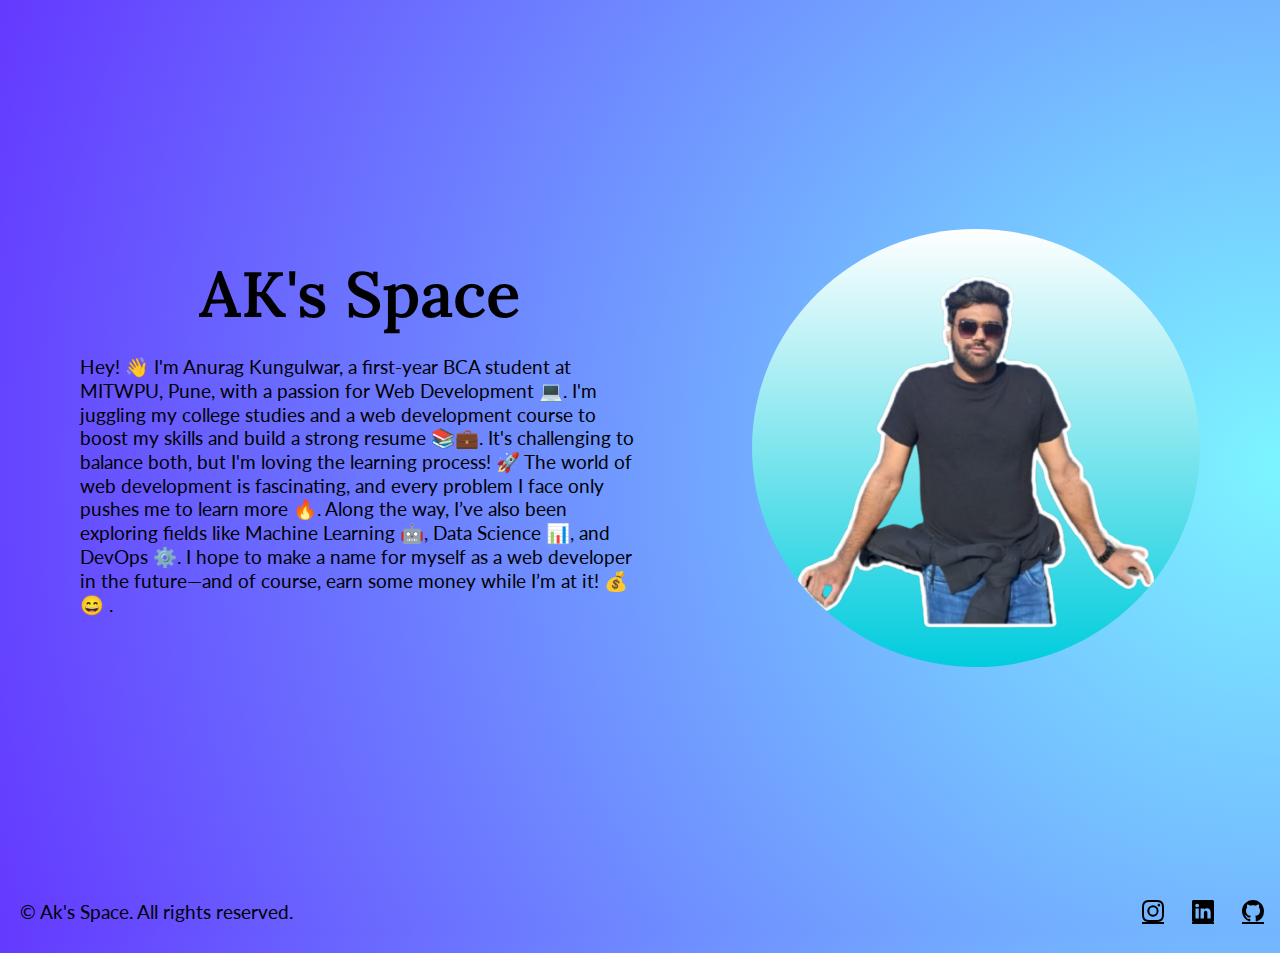
<file: index.html>
<!DOCTYPE html>
<html lang="en">
<head>
    <meta charset="UTF-8">
    <meta name="viewport" content="width=device-width, initial-scale=1.0">
    <title>AK's Space</title>
    <link rel="preconnect" href="https://fonts.googleapis.com">
    <link rel="preconnect" href="https://fonts.gstatic.com" crossorigin>
    <link href="https://fonts.googleapis.com/css2?family=Lato:ital,wght@0,100;0,300;0,400;0,700;0,900;1,100;1,300;1,400;1,700;1,900&family=Lora:ital,wght@0,400..700;1,400..700&display=swap" rel="stylesheet">
    <link rel="stylesheet" href="./style.css">
</head>
<body>
    <div class="container">
        <div class="image-content">
            <a href="./Profile/main.html"><img id="profile" src="./photos/Anurag-removebg-preview.png" alt="Anurag's  Photo"></a>
        </div>
        <div class="text-content">
            <h1><span>AK's</span> Space</h1>
            <p> Hey! 👋 I'm Anurag Kungulwar, a first-year BCA student at MITWPU, Pune, with a passion for Web Development 💻. I'm juggling my college studies and a web development course to boost my skills and build a strong resume 📚💼. It's challenging to balance both, but I'm loving the learning process! 🚀 The world of web development is fascinating, and every problem I face only pushes me to learn more 🔥. Along the way, I’ve also been exploring fields like Machine Learning 🤖, Data Science 📊, and DevOps ⚙️.
            I hope to make a name for myself as a web developer in the future—and of course, earn some money while I’m at it! 💰😄 .</p>
        </div>       
    </div>
    <footer>
        <div class="foot-items">
            <p>© Ak's Space. All rights reserved.</p>
            <div class="icons">
                <ul>
                    <a href=""><img class="img-icons" src="./icons/instagram.svg" alt="Instagram"></a>
                    <a href=""><img class="img-icons" src="./icons/linkedin.svg" alt="LinkedIn"></a>
                    <a href=""><img class="img-icons" src="./icons/github.svg" alt="Github"></a>
                </ul>
            </div>
        </div>
    </footer>
</body>
</html>
</file>
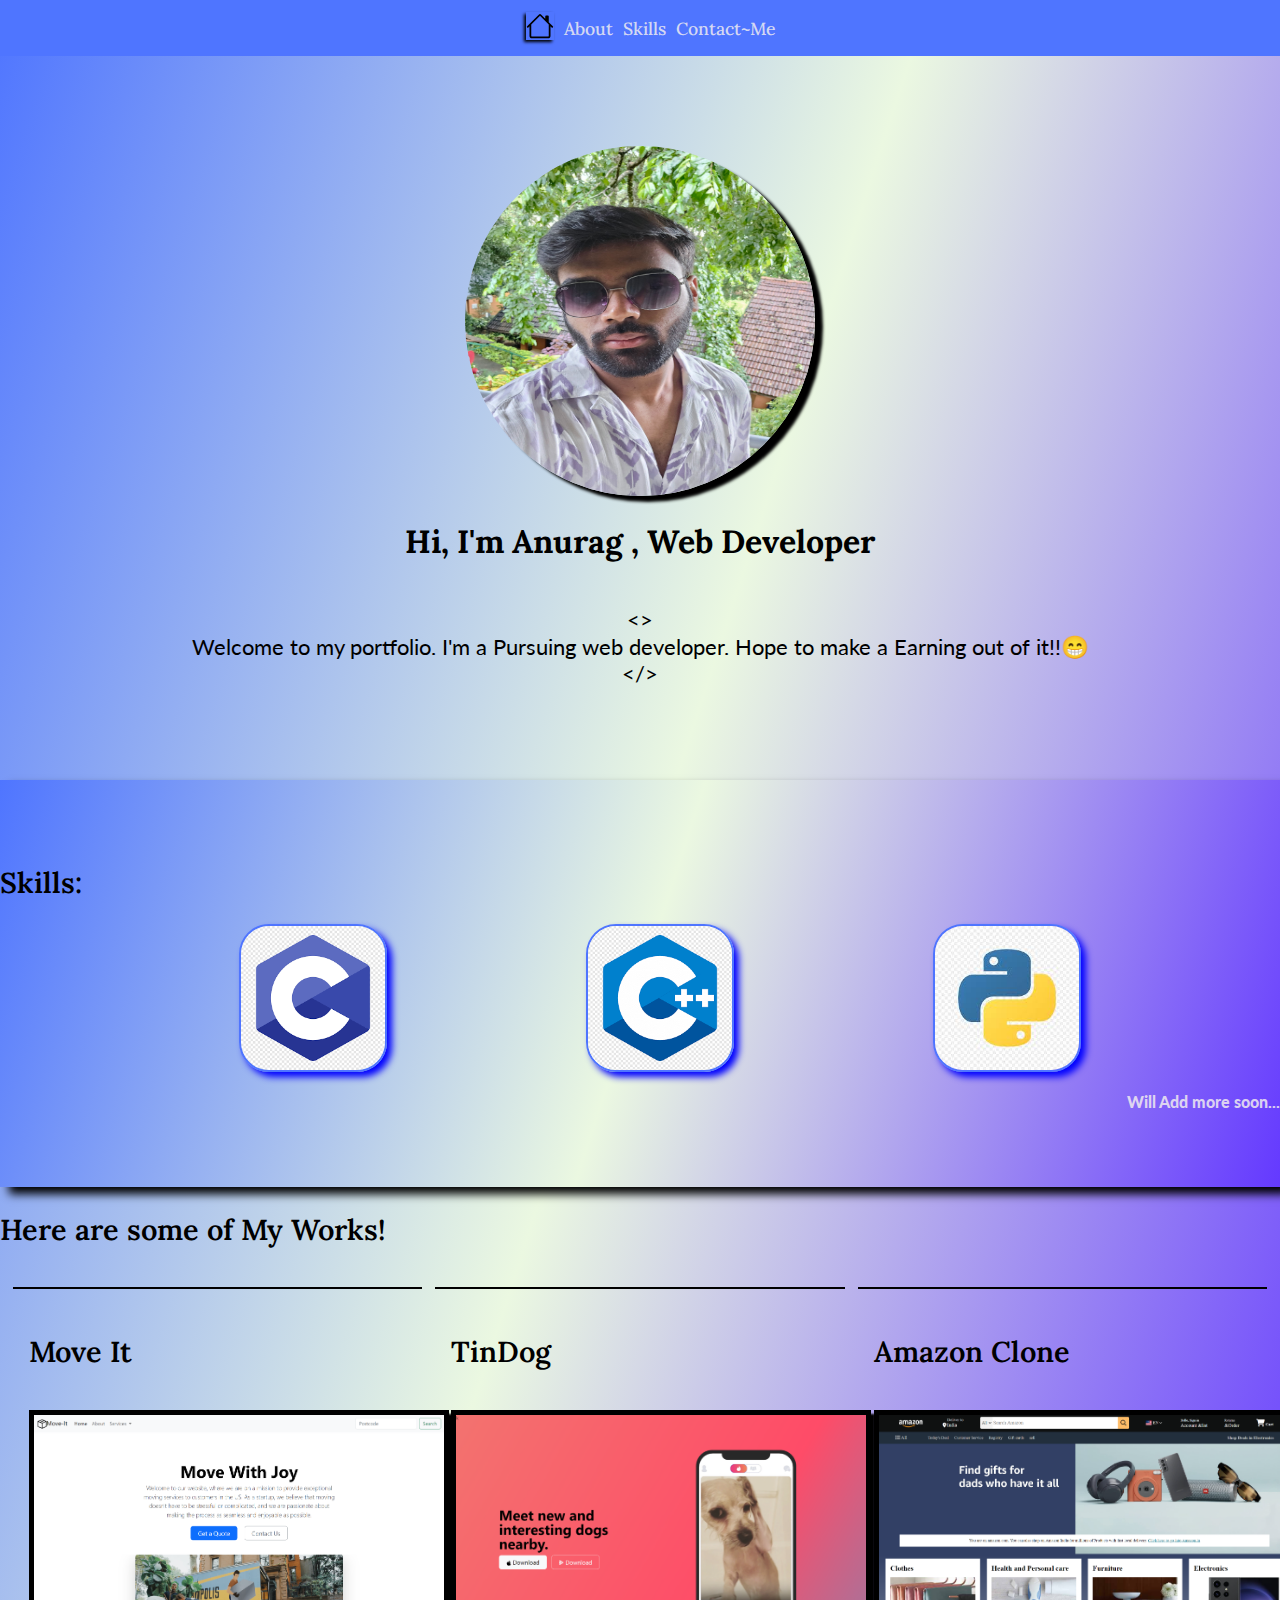
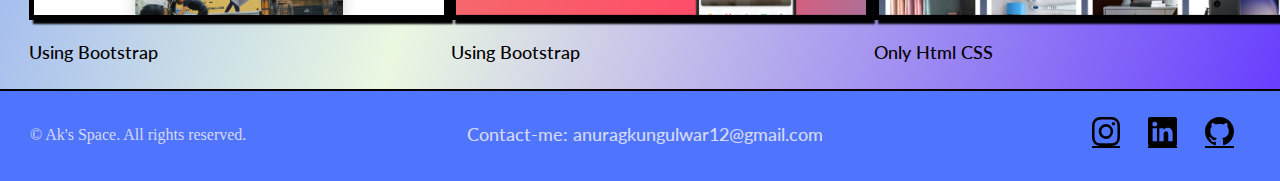
<file: Profile/main.html>
<!DOCTYPE html>
<html lang="en">
<head>
    <meta charset="UTF-8">
    <meta name="viewport" content="width=device-width, initial-scale=1.0">
    <title>Profile</title>
    <link rel="preconnect" href="https://fonts.googleapis.com">
    <link rel="preconnect" href="https://fonts.gstatic.com" crossorigin>
    <link href="https://fonts.googleapis.com/css2?family=Lato:ital,wght@0,100;0,300;0,400;0,700;0,900;1,100;1,300;1,400;1,700;1,900&family=Lora:ital,wght@0,400..700;1,400..700&display=swap" rel="stylesheet">
    <link rel="stylesheet" href="./main-style.css">
</head>
<body>
    <header><!-- Navigation bar -->
    <div class="navbar">
        <div class="nav-icon">
            <a id="home"href="./main.html"><img src="./icons/house.svg"></a>
        </div>
        <div class="nav-info">
            <a href="#About">About</a>
            <a href="#Skill">Skills</a>
            <a href="#foot">Contact~Me</a>
        </div>
    </div>
    </header>    
    <!-- Main Body  -->
    <div class="hero" id="About\">
        <div class="hero-img ">
            <img src="./photos/Profile.jpg" alt="Profile img">
        </div>
        <div class="hero-content">
            <h1 class="fw-bold text-sm-wrap">Hi, I'm Anurag , Web Developer</h1>
            <p class="paragraph">&lt;&gt;<br>Welcome to my portfolio. I'm a Pursuing web developer. Hope to make a Earning out of it!!😁<br>&lt;/&gt;</p>
        </div>
        </div>
    </div>
    <!-- Skills -->
    <div class="skills" id="Skill">
        <h2>Skills:</h2>
        <div class="skill-lang">
            <ul>
                <li  id="c"><img src="./photos/c logo.png" alt=""></li>
                <li id="C"><img src="./photos/C++ logo.png" alt=""></li>
                <li id="python"><img src="./photos/Python.jpeg" alt=""></li>                
            </ul>
        </div>
        <p>Will Add more soon...</p>
    </div>
    <!-- projects -->
    <h2>Here are some of My Works!</h2>
    <div class="project-section">
        <div class="box1 box">
            <div class="box-content ">
                <h2>Move It</h2>
                <a  href="./projects/11.2 Bootstrap Components/moveit.html" ><img class="box-img" src="./photos/move-it.png" alt="Amazon clone"></a> 
                <p>Using Bootstrap</p>
            </div>    
       </div>

       <div class="box2 box">
            <div class="box-content">
                <h2>TinDog</h2>
                <a  href="./projects/11.3 TinDog Project/tindog.html" ><img class="box-img" src="./photos/tin-dog.png" alt="Amazon clone"></a> 
                <p>Using Bootstrap</p>
            </div>
        </div>    

        <div class="box3 box">
            <div class="box-content">
                <h2>Amazon Clone</h2>
                <a  href="./projects/Amazone clone/clone of Amazon Homepage/Amazon.html" ><img class="box-img" src="./photos/Amazon.png" alt="Amazon clone"></a> 
                <p>Only Html CSS</p>
            </div>    
       </div>
   </div>
   
   <footer>
    <div class="foot-items" id="foot">
        <p>© Ak's Space. All rights reserved.</p>
        <div class="email">
            <a href="anuragkungulwar12@gmail.com">Contact-me: anuragkungulwar12@gmail.com</a>
        </div>
        <div class="icons">
            <ul>
                <a href=""><img class="img-icons" src="./icons/instagram.svg" alt="Instagram"></a>
                <a href=""><img class="img-icons" src="./icons/linkedin.svg" alt="LinkedIn"></a>
                <a href=""><img class="img-icons" src="./icons/github.svg" alt="Github"></a>
            </ul>
        </div>
    </div>
</footer>
</body>
</html>
</file>
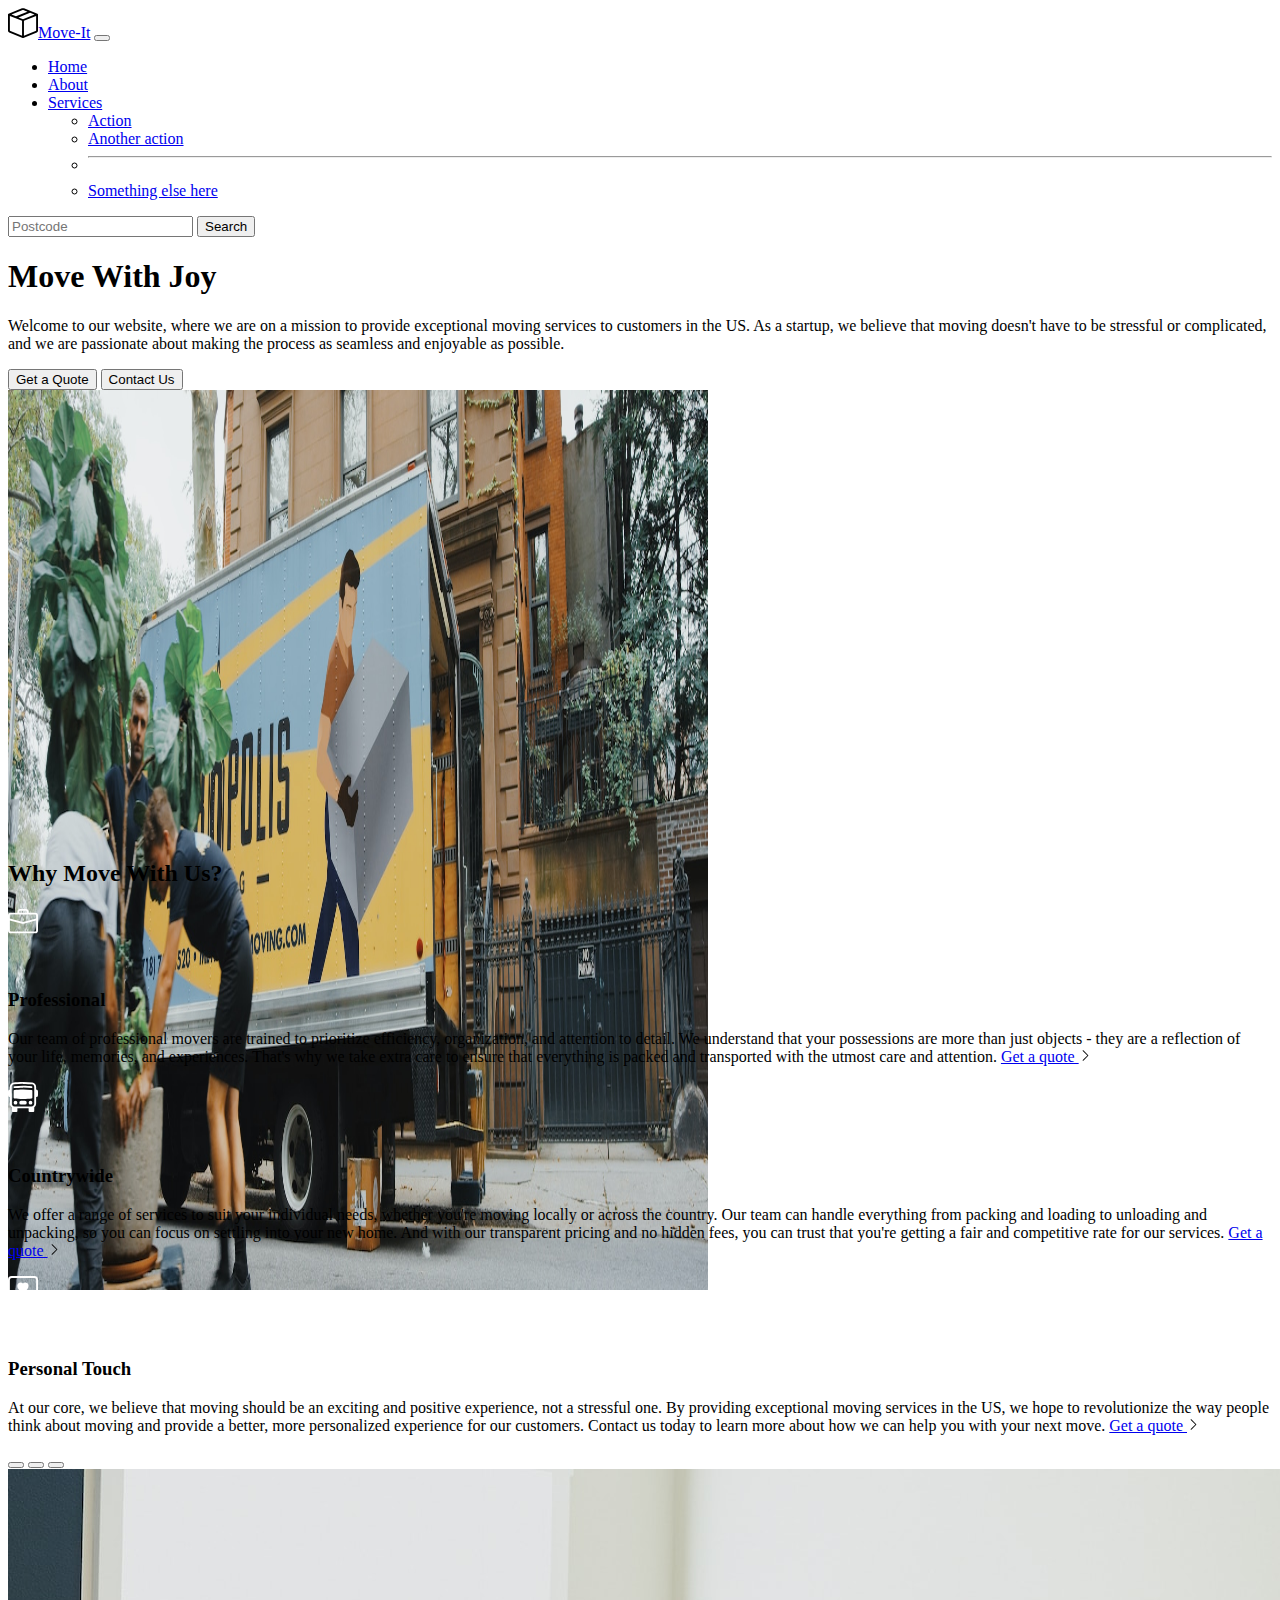
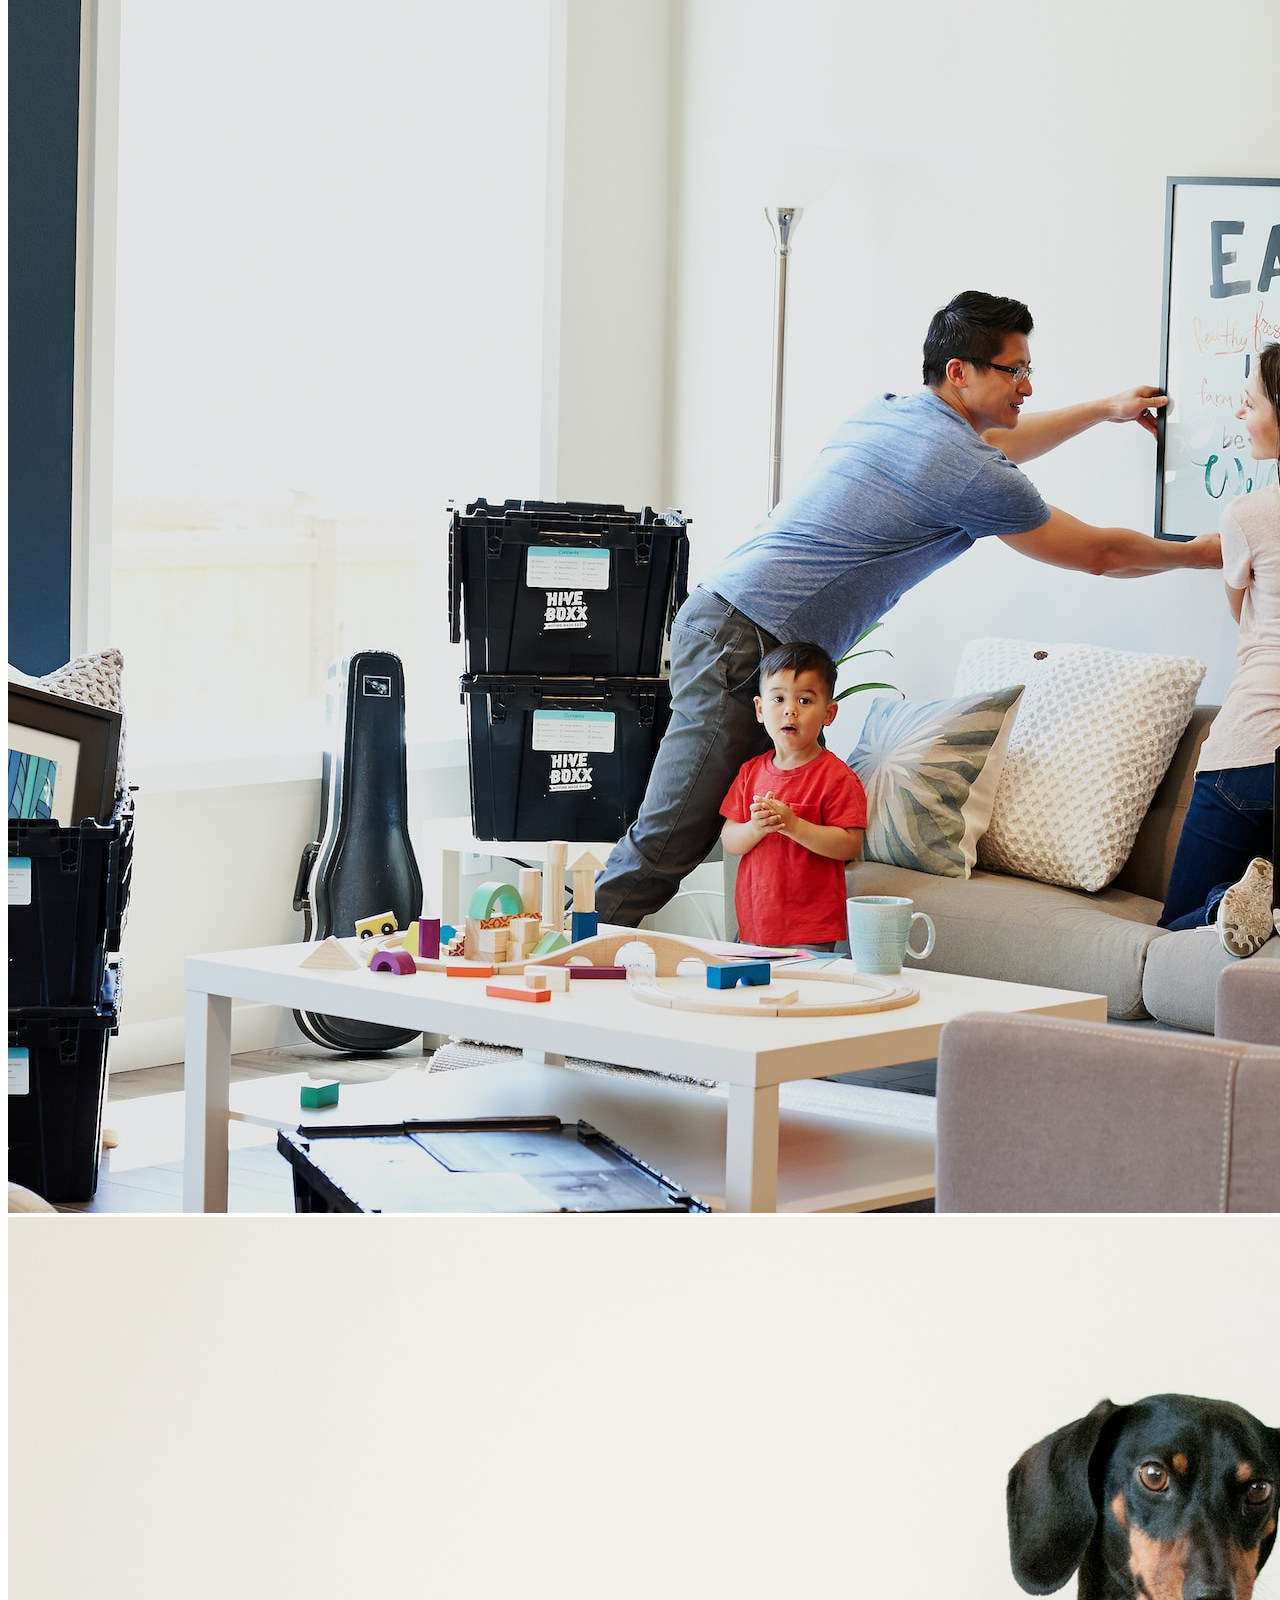
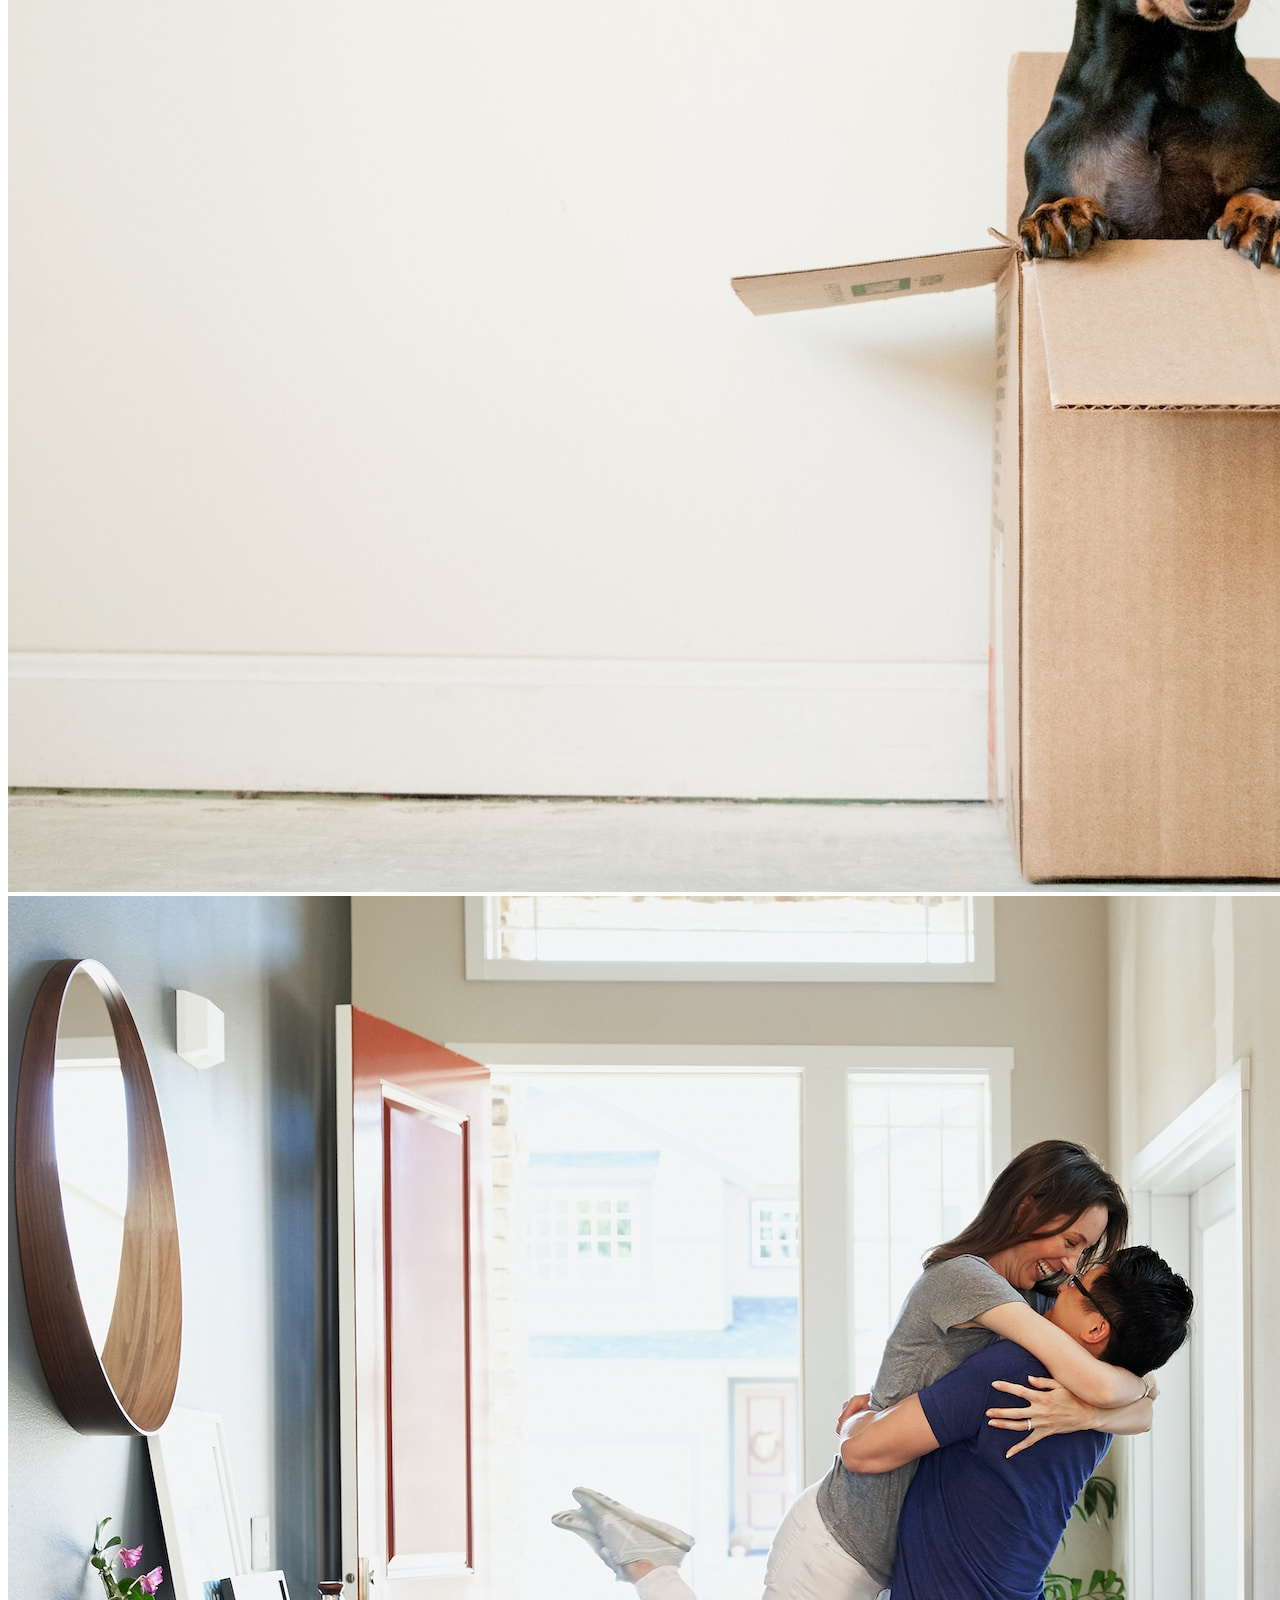
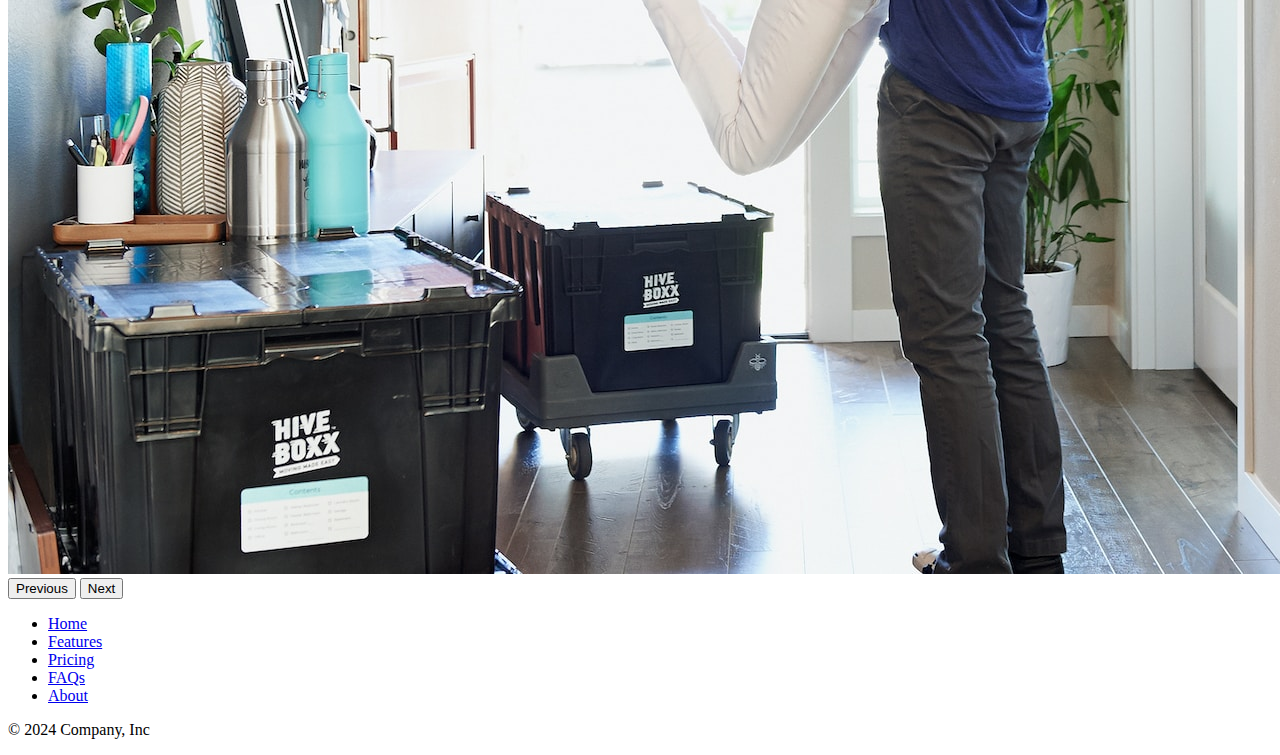
<file: Profile/projects/11.2 Bootstrap Components/moveit.html>
<!DOCTYPE html>
<html lang="en" data-bs-theme="dark ">

<head>
  <meta charset="UTF-8">
  <meta name="viewport" content="width=device-width, initial-scale=1.0">
  <title>Bootstrap Components</title>
  <link href="https://cdn.jsdelivr.net/npm/bootstrap@5.3.0-alpha2/dist/css/bootstrap.min.css" rel="stylesheet"
    integrity="sha384-aFq/bzH65dt+w6FI2ooMVUpc+21e0SRygnTpmBvdBgSdnuTN7QbdgL+OapgHtvPp" crossorigin="anonymous">
  <style>
    .feature-icon {
    width: 4rem;
    height: 4rem;
    border-radius: .75rem;
}
  </style>
</head>

<body>
  <nav class="navbar navbar-expand-lg bg-body-tertiary">
    <div class="container-fluid">
      <a class="navbar-brand" href="#"> <img src="./Svg/box-seam.svg" height="30px" />Move-It</a>
      <button class="navbar-toggler" type="button" data-bs-toggle="collapse" data-bs-target="#navbarSupportedContent" aria-controls="navbarSupportedContent" aria-expanded="false" aria-label="Toggle navigation">
        <span class="navbar-toggler-icon"></span>
      </button>
      <div class="collapse navbar-collapse" id="navbarSupportedContent">
        <ul class="navbar-nav me-auto mb-2 mb-lg-0">
          <li class="nav-item">
            <a class="nav-link active" aria-current="page" href="#">Home</a>
          </li>
          <li class="nav-item">
            <a class="nav-link" href="#">About</a>
          </li>
          <li class="nav-item dropdown">
            <a class="nav-link dropdown-toggle" href="#" role="button" data-bs-toggle="dropdown" aria-expanded="false">
              Services
            </a>
            <ul class="dropdown-menu">
              <li><a class="dropdown-item" href="#">Action</a></li>
              <li><a class="dropdown-item" href="#">Another action</a></li>
              <li><hr class="dropdown-divider"></li>
              <li><a class="dropdown-item" href="#">Something else here</a></li>
            </ul>
          </li>
        </ul>
        <form class="d-flex" role="search">
          <input class="form-control me-2" type="search" placeholder="Postcode" aria-label="Check">
          <button class="btn btn-outline-success" type="submit">Search</button>
        </form>
      </div>
    </div>
  </nav>

  <div class="px-4 pt-5 my-5 text-center border-bottom">
    <h1 class="display-4 fw-bold text-body-emphasis">Move With Joy</h1>
    <div class="col-lg-6 mx-auto">
      <p class="lead mb-4">Welcome to our website, where we are on a mission to provide exceptional moving services to customers in the US. As a startup, we believe that moving doesn't have to be stressful or complicated, and we are passionate about making the process as seamless and enjoyable as possible.</p>
      <div class="d-grid gap-2 d-sm-flex justify-content-sm-center mb-5">
        <button type="button" class="btn btn-primary btn-lg px-4 me-sm-3">Get a Quote</button>
        <button type="button" class="btn btn-outline-secondary btn-lg px-4">Contact Us</button>
      </div>
    </div>
    <div class="overflow-hidden" style="max-height: 50vh;">
      <div class="container px-5">
        <img src="./Photos/moving-van.jpg" class="img-fluid border rounded-3 shadow-lg mb-4" alt="Example image" width="700" height="900" loading="lazy">
      </div>
    </div>
  </div>

  <div class="container px-4 py-5" id="featured-3">
    <h2 class="pb-2 border-bottom">Why Move With Us?</h2>
    <div class="row g-4 py-5 row-cols-1 row-cols-lg-3">
      <div class="feature col">
        <div class="feature-icon d-inline-flex align-items-center justify-content-center text-bg-primary bg-gradient fs-2 mb-3">
          <img src="./Svg/briefcase.svg" alt="briefcase" height="30px">
        </div>
        <h3 class="fs-2 text-body-emphasis">Professional</h3>
        <p>Our team of professional movers are trained to prioritize efficiency, organization, and attention to detail. We understand that your possessions are more than just objects - they are a reflection of your life, memories, and experiences. That's why we take extra care to ensure that everything is packed and transported with the utmost care and attention.
          <a href="#" class="icon-link">
            Get a quote
            <img src="./Svg/chevron-right.svg" alt="chevron-right" height="13px">
        </a>
      </div>
      <div class="feature col">
        <div class="feature-icon d-inline-flex align-items-center justify-content-center text-bg-primary bg-gradient fs-2 mb-3">
          <img src="./Svg/bus-front.svg" alt="bus-front" height="30px">
        </div>
        <h3 class="fs-2 text-body-emphasis">Countrywide</h3>
        <p>We offer a range of services to suit your individual needs, whether you're moving locally or across the country. Our team can handle everything from packing and loading to unloading and unpacking, so you can focus on settling into your new home. And with our transparent pricing and no hidden fees, you can trust that you're getting a fair and competitive rate for our services.
          <a href="#" class="icon-link">
            Get a quote
            <img src="./Svg/chevron-right.svg" alt="chevron-right" height="13px">
        </a>
      </div>
      <div class="feature col">
        <div class="feature-icon d-inline-flex align-items-center justify-content-center text-bg-primary bg-gradient fs-2 mb-3">
          <img src="./Svg/chat-square-heart.svg" alt="chat-square-heart" height="30px">
        </div>
        <h3 class="fs-2 text-body-emphasis">Personal Touch</h3>
        <p>At our core, we believe that moving should be an exciting and positive experience, not a stressful one. By providing exceptional moving services in the US, we hope to revolutionize the way people think about moving and provide a better, more personalized experience for our customers. Contact us today to learn more about how we can help you with your next move.
          <a href="./chat-square-heart.svg" class="icon-link">
            Get a quote
            <img src="./Svg/chevron-right.svg" alt="chevron-right" height="13px">
        </a>
      </div>
    </div>

    <div id="carouselExampleIndicators" class="carousel slide">
      <div class="carousel-indicators">
        <button type="button" data-bs-target="#carouselExampleIndicators" data-bs-slide-to="0" class="active" aria-current="true" aria-label="Slide 1"></button>
        <button type="button" data-bs-target="#carouselExampleIndicators" data-bs-slide-to="1" aria-label="Slide 2"></button>
        <button type="button" data-bs-target="#carouselExampleIndicators" data-bs-slide-to="2" aria-label="Slide 3"></button>
      </div>
      <div class="carousel-inner">
        <div class="carousel-item active">
          <img src="./Photos/family.jpg" class="d-block w-100" alt="...">
        </div>
        <div class="carousel-item">
          <img src="./Photos/dog.jpg" class="d-block w-100" alt="...">
        </div>
        <div class="carousel-item">
          <img src="./Photos/couple.jpg" class="d-block w-100" alt="...">
        </div>
      </div>
      <button class="carousel-control-prev" type="button" data-bs-target="#carouselExampleIndicators" data-bs-slide="prev">
        <span class="carousel-control-prev-icon" aria-hidden="true"></span>
        <span class="visually-hidden">Previous</span>
      </button>
      <button class="carousel-control-next" type="button" data-bs-target="#carouselExampleIndicators" data-bs-slide="next">
        <span class="carousel-control-next-icon" aria-hidden="true"></span>
        <span class="visually-hidden">Next</span>
      </button>
    </div>
  </div>

  <footer class="py-3 my-4"></footer>
    <ul class="nav justify-content-center border-bottom pb-3 mb-3">
      <li class="nav-item"><a href="#" class="nav-link px-2 text-body-secondary">Home</a></li>
      <li class="nav-item"><a href="#" class="nav-link px-2 text-body-secondary">Features</a></li>
      <li class="nav-item"><a href="#" class="nav-link px-2 text-body-secondary">Pricing</a></li>
      <li class="nav-item"><a href="#" class="nav-link px-2 text-body-secondary">FAQs</a></li>
      <li class="nav-item"><a href="#" class="nav-link px-2 text-body-secondary">About</a></li>
    </ul>
    <p class="text-center text-body-secondary">© 2024 Company, Inc</p>
  </footer>

  <script src="https://cdn.jsdelivr.net/npm/bootstrap@5.3.3/dist/js/bootstrap.bundle.min.js" integrity="sha384-YvpcrYf0tY3lHB60NNkmXc5s9fDVZLESaAA55NDzOxhy9GkcIdslK1eN7N6jIeHz" crossorigin="anonymous"></script>
</body>
</html>
</file>
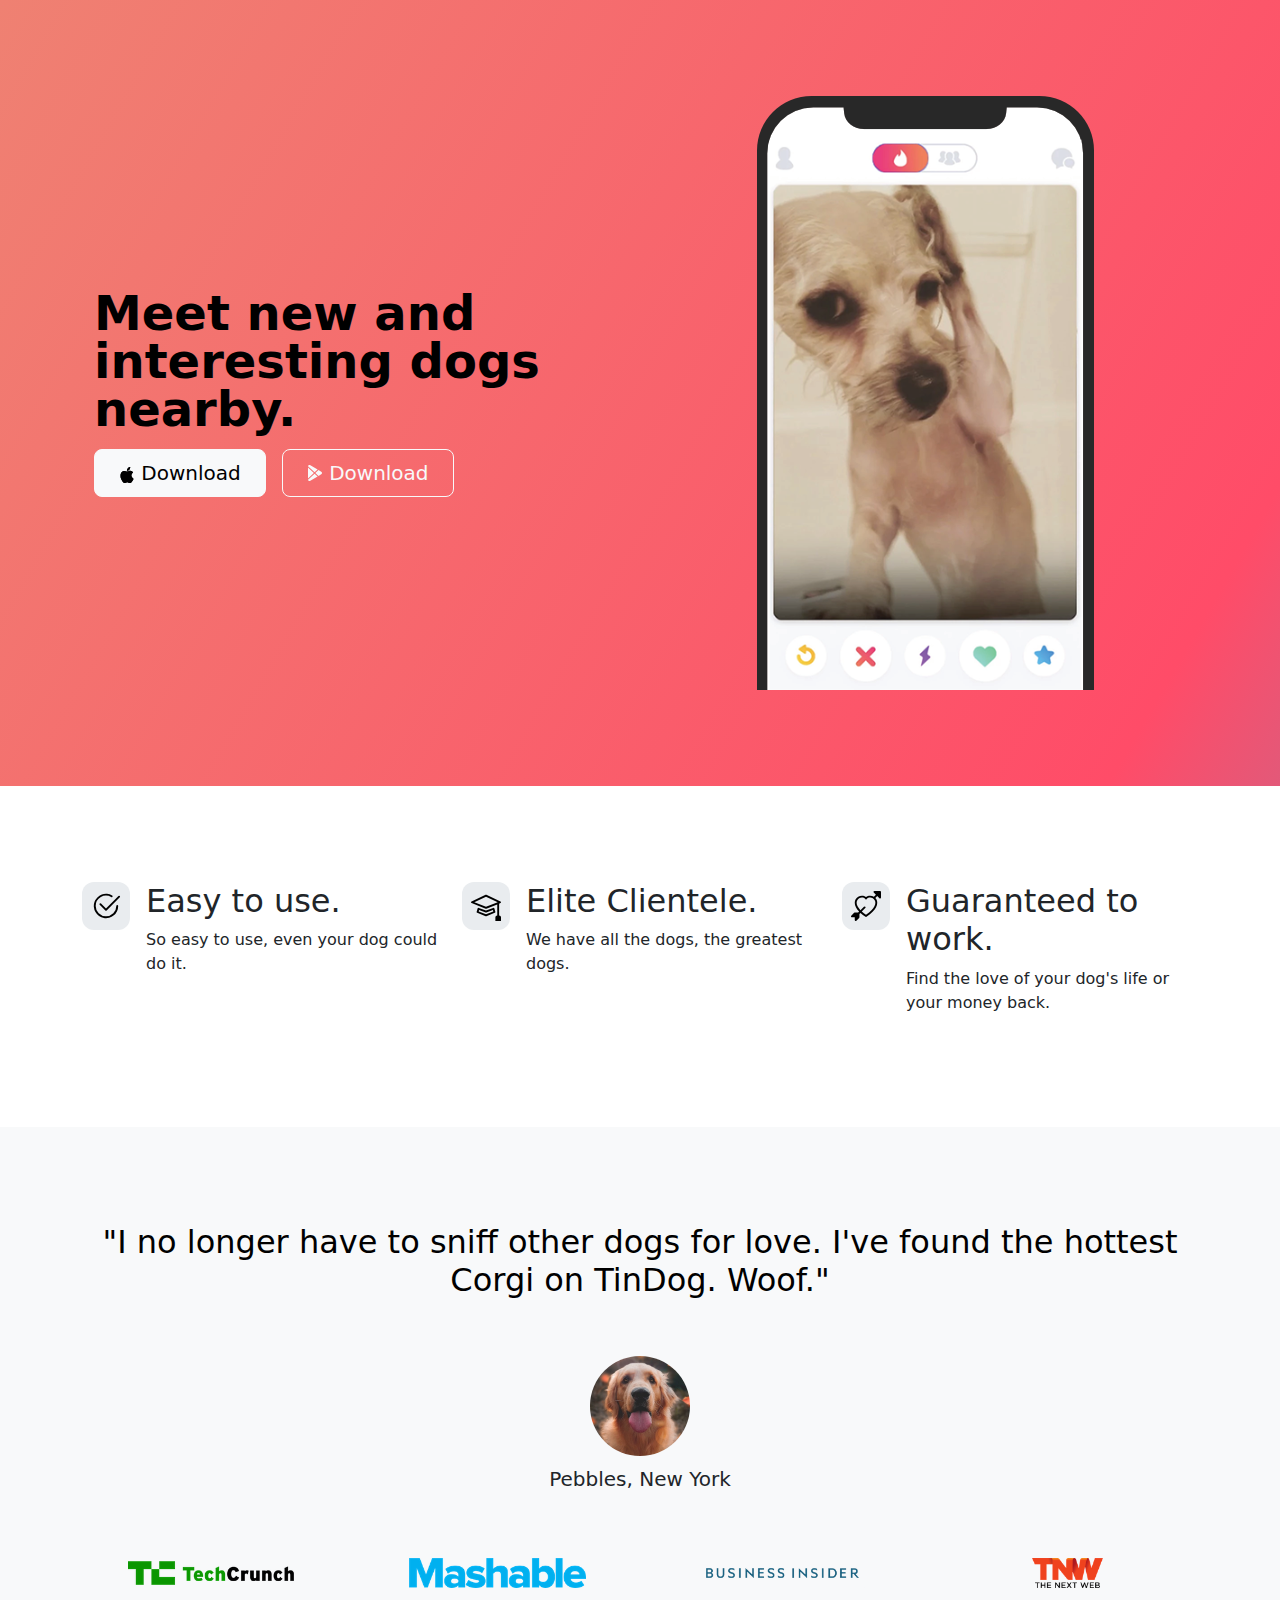
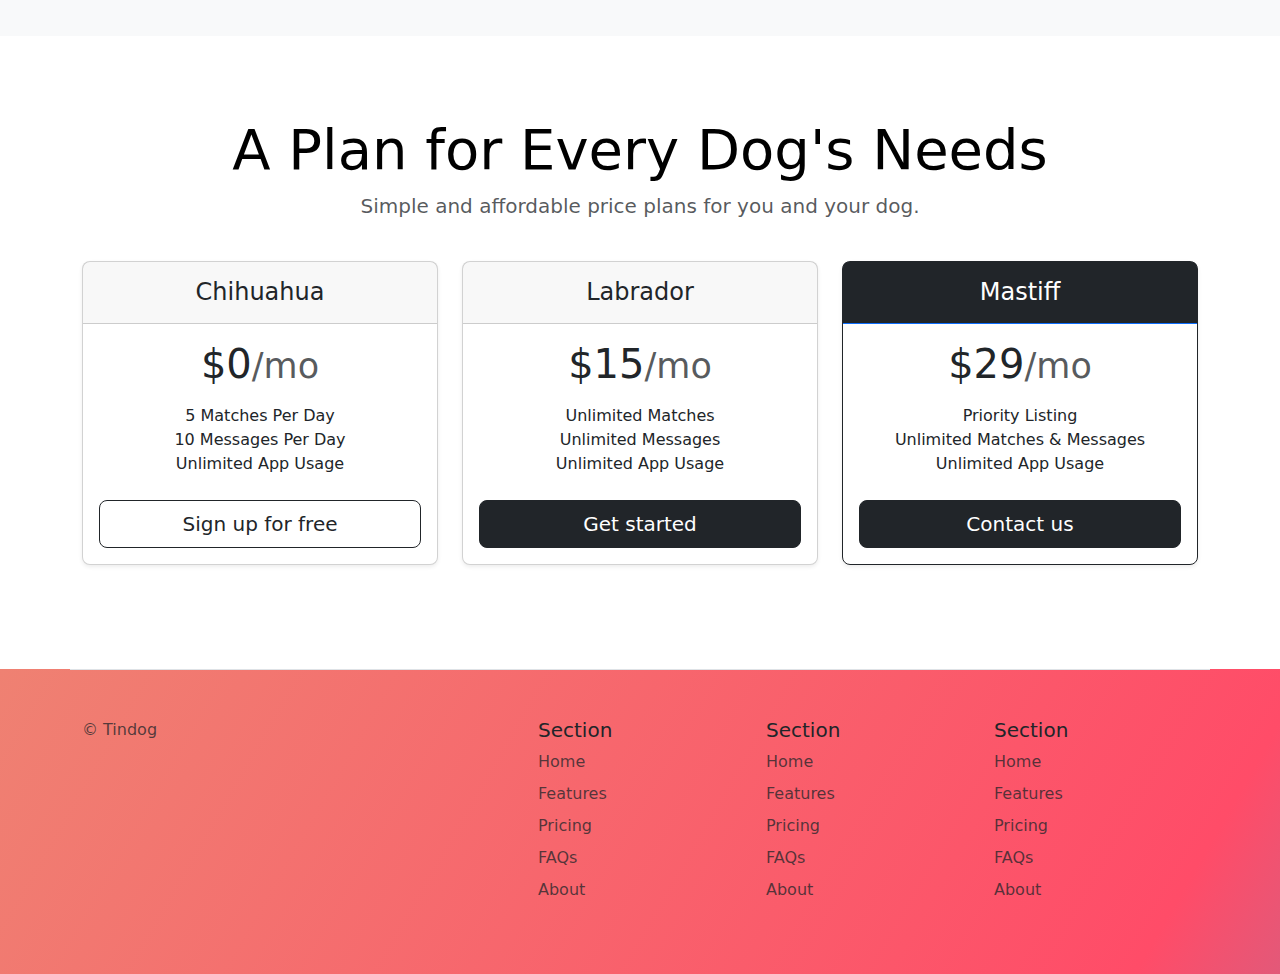
<file: Profile/projects/11.3 TinDog Project/tindog.html>
<!DOCTYPE html>
<html lang="en">

<head>
  <meta charset="UTF-8">
  <meta name="viewport" content="width=device-width, initial-scale=1.0">
  <title>TinDog</title>
  <link href="https://cdn.jsdelivr.net/npm/bootstrap@5.3.3/dist/css/bootstrap.min.css" rel="stylesheet" integrity="sha384-QWTKZyjpPEjISv5WaRU9OFeRpok6YctnYmDr5pNlyT2bRjXh0JMhjY6hW+ALEwIH" crossorigin="anonymous">
  <link rel="stylesheet" href="./style.css" />
</head>

<body>

  <!-- Title -->  
  <section id="title">
    <div class="gradient-background">
      <div class="container col-xxl-8 px-4 py-5">
        <div class="row flex-lg-row-reverse align-items-center g-5 py-5">
          <div class="col-10 col-sm-8 col-lg-6">
            <img src="./images/iphone.png" class="d-block mx-lg-auto img-fluid" alt="Bootstrap Themes"  height="200" loading="lazy">
          </div>
          <div class="col-lg-6">
            <h1 class="display-5 fw-bold text-body-emphasis lh-1 mb-3">Meet new and interesting dogs nearby.</h1>
            <div class="d-grid gap-2 d-md-flex justify-content-md-start">
              <button type="button" class="btn btn-light btn-lg px-4 me-md-2" ><svg xmlns="http://www.w3.org/2000/svg" width="16" height="16">
              class="bi bi-apple mb-1" viewBox="0 0 16 16">
                <path
                d="M11.182.008C11.148-.03 9.923.023 8.857 1.18c-1.066 1.156-.902 2.482-.878 2.516.024.034 1.52.087 2.475-1.258.955-1.345.762-2.391.728-2.43Zm3.314 11.733c-.048-.096-2.325-1.234-2.113-3.422.212-2.189 1.675-2.789 1.698-2.854.023-.065-.597-.79-1.254-1.157a3.692 3.692 0 0 0-1.563-.434c-.108-.003-.483-.095-1.254.116-.508.139-1.653.589-1.968.607-.316.018-1.256-.522-2.267-.665-.647-.125-1.333.131-1.824.328-.49.196-1.422.754-2.074 2.237-.652 1.482-.311 3.83-.067 4.56.244.729.625 1.924 1.273 2.796.576.984 1.34 1.667 1.659 1.899.319.232 1.219.386 1.843.067.502-.308 1.408-.485 1.766-.472.357.013 1.061.154 1.782.539.571.197 1.111.115 1.652-.105.541-.221 1.324-1.059 2.238-2.758.347-.79.505-1.217.473-1.282Z" />
              <path
                d="M11.182.008C11.148-.03 9.923.023 8.857 1.18c-1.066 1.156-.902 2.482-.878 2.516.024.034 1.52.087 2.475-1.258.955-1.345.762-2.391.728-2.43Zm3.314 11.733c-.048-.096-2.325-1.234-2.113-3.422.212-2.189 1.675-2.789 1.698-2.854.023-.065-.597-.79-1.254-1.157a3.692 3.692 0 0 0-1.563-.434c-.108-.003-.483-.095-1.254.116-.508.139-1.653.589-1.968.607-.316.018-1.256-.522-2.267-.665-.647-.125-1.333.131-1.824.328-.49.196-1.422.754-2.074 2.237-.652 1.482-.311 3.83-.067 4.56.244.729.625 1.924 1.273 2.796.576.984 1.34 1.667 1.659 1.899.319.232 1.219.386 1.843.067.502-.308 1.408-.485 1.766-.472.357.013 1.061.154 1.782.539.571.197 1.111.115 1.652-.105.541-.221 1.324-1.059 2.238-2.758.347-.79.505-1.217.473-1.282Z" />
              </svg> Download</button>
              <button type="button" class="btn btn-outline-light btn-lg px-4"><svg xmlns="http://www.w3.org/2000/svg" width="16" height="16" fill="currentColor"
              class="bi bi-google-play mb-1" viewBox="0 0 16 16">
              <path
                d="M14.222 9.374c1.037-.61 1.037-2.137 0-2.748L11.528 5.04 8.32 8l3.207 2.96 2.694-1.586Zm-3.595 2.116L7.583 8.68 1.03 14.73c.201 1.029 1.36 1.61 2.303 1.055l7.294-4.295ZM1 13.396V2.603L6.846 8 1 13.396ZM1.03 1.27l6.553 6.05 3.044-2.81L3.333.215C2.39-.341 1.231.24 1.03 1.27Z" />
              </svg> Download </button>
            </div>
          </div>
        </div>
      </div>
    </div>
  </section>

  <!-- Features -->
  <section id="features">
    <section id="features">
      <div class="container mt-5">
        <div class="row g-4 py-5 row-cols-1 row-cols-lg-3">
          <div class="col d-flex align-items-start">
            <div class="icon-square text-body-emphasis bg-body-secondary d-inline-flex align-items-center justify-content-center fs-4 flex-shrink-0 me-3">
              <svg xmlns="http://www.w3.org/2000/svg" height="30" fill="currentColor" class="bi bi-check2-circle" viewBox="0 0 16 16">
                <path d="M2.5 8a5.5 5.5 0 0 1 8.25-4.764.5.5 0 0 0 .5-.866A6.5 6.5 0 1 0 14.5 8a.5.5 0 0 0-1 0 5.5 5.5 0 1 1-11 0z"></path>
                <path d="M15.354 3.354a.5.5 0 0 0-.708-.708L8 9.293 5.354 6.646a.5.5 0 1 0-.708.708l3 3a.5.5 0 0 0 .708 0l7-7z"></path>
              </svg>
            </div>
            <div>
              <h3 class="fs-2">Easy to use.</h3>
              <p>So easy to use, even your dog could do it.</p>
  
            </div>
          </div>
          <div class="col d-flex align-items-start">
            <div class="icon-square text-body-emphasis bg-body-secondary d-inline-flex align-items-center justify-content-center fs-4 flex-shrink-0 me-3">
              <svg xmlns="http://www.w3.org/2000/svg" height="30" fill="currentColor" class="bi bi-mortarboard" viewBox="0 0 16 16">
                <path d="M8.211 2.047a.5.5 0 0 0-.422 0l-7.5 3.5a.5.5 0 0 0 .025.917l7.5 3a.5.5 0 0 0 .372 0L14 7.14V13a1 1 0 0 0-1 1v2h3v-2a1 1 0 0 0-1-1V6.739l.686-.275a.5.5 0 0 0 .025-.917l-7.5-3.5ZM8 8.46 1.758 5.965 8 3.052l6.242 2.913L8 8.46Z"></path>
                <path d="M4.176 9.032a.5.5 0 0 0-.656.327l-.5 1.7a.5.5 0 0 0 .294.605l4.5 1.8a.5.5 0 0 0 .372 0l4.5-1.8a.5.5 0 0 0 .294-.605l-.5-1.7a.5.5 0 0 0-.656-.327L8 10.466 4.176 9.032Zm-.068 1.873.22-.748 3.496 1.311a.5.5 0 0 0 .352 0l3.496-1.311.22.748L8 12.46l-3.892-1.556Z"></path>
              </svg>
            </div>
            <div>
              <h3 class="fs-2">Elite Clientele.</h3>
              <p>We have all the dogs, the greatest dogs.</p>
  
            </div>
          </div>
          <div class="col d-flex align-items-start">
            <div class="icon-square text-body-emphasis bg-body-secondary d-inline-flex align-items-center justify-content-center fs-4 flex-shrink-0 me-3">
              <svg xmlns="http://www.w3.org/2000/svg" height="30" fill="currentColor" class="bi bi-arrow-through-heart" viewBox="0 0 16 16">
                <path fill-rule="evenodd" d="M2.854 15.854A.5.5 0 0 1 2 15.5V14H.5a.5.5 0 0 1-.354-.854l1.5-1.5A.5.5 0 0 1 2 11.5h1.793l.53-.53c-.771-.802-1.328-1.58-1.704-2.32-.798-1.575-.775-2.996-.213-4.092C3.426 2.565 6.18 1.809 8 3.233c1.25-.98 2.944-.928 4.212-.152L13.292 2 12.147.854A.5.5 0 0 1 12.5 0h3a.5.5 0 0 1 .5.5v3a.5.5 0 0 1-.854.354L14 2.707l-1.006 1.006c.236.248.44.531.6.845.562 1.096.585 2.517-.213 4.092-.793 1.563-2.395 3.288-5.105 5.08L8 13.912l-.276-.182a21.86 21.86 0 0 1-2.685-2.062l-.539.54V14a.5.5 0 0 1-.146.354l-1.5 1.5Zm2.893-4.894A20.419 20.419 0 0 0 8 12.71c2.456-1.666 3.827-3.207 4.489-4.512.679-1.34.607-2.42.215-3.185-.817-1.595-3.087-2.054-4.346-.761L8 4.62l-.358-.368c-1.259-1.293-3.53-.834-4.346.761-.392.766-.464 1.845.215 3.185.323.636.815 1.33 1.519 2.065l1.866-1.867a.5.5 0 1 1 .708.708L5.747 10.96Z"></path>
              </svg>
            </div>
            <div>
              <h3 class="fs-2">Guaranteed to work.</h3>
              <p>Find the love of your dog's life or your money back.</p>
  
            </div>
          </div>
        </div>
      </div>
    </section>

  </section>
  <!-- Testimonial -->
  <section id="testimonial">
    <div class="my-5">
      <div class="p-5 text-center bg-body-tertiary">
        <div class="container py-5 ">
          <h2 class="text-body-emphasis">"I no longer have to sniff other dogs for love. I've found the hottest Corgi on
            TinDog. Woof."</h2>
          <img class="profile-img mt-5" src="./images/dog-img.jpg" alt="dog image">
          <p class="col-lg-8 mx-auto lead mt-2">
            Pebbles, New York
          </p>
        </div>

        <div class="container">
          <div class="row">
            <div class="col-lg-3 col-sm-12">
              <img src="./images/techcrunch.png" alt="techcrunch" height="30">
            </div>
            <div class="col-lg-3 col-sm-12">
              <img src="./images/mashable.png" alt="mashable" height="30">
            </div>
            <div class="col-lg-3 col-sm-12">
              <img src="./images/bizinsider.png" alt="bizinsider" height="30">
            </div>
            <div class="col-lg-3 col-sm-12">
              <img src="./images/tnw.png" alt="tnw" height="30">
            </div>
          </div>
        </div>
      </div>
    </div>
  </section>
  <!-- Pricing -->
  <section id="pricing">
    <div class="container py-3"> 
        <div class="pricing-header p-3 pb-md-4 mx-auto text-center">
          <h2 class="display-4 fw-normal text-body-emphasis">A Plan for Every Dog's Needs</h2>
          <p class="fs-5 text-body-secondary">Simple and affordable price plans for you and your dog.</p>
        </div>

        <div class="row row-cols-1 row-cols-md-3 mb-3 text-center">
          <div class="col">
            <div class="card mb-4 rounded-3 shadow-sm">
              <div class="card-header py-3">
                <h4 class="my-0 fw-normal">Chihuahua</h4>
              </div>
              <div class="card-body">
                <h1 class="card-title pricing-card-title">$0<small class="text-body-secondary fw-light">/mo</small></h1>
                <ul class="list-unstyled mt-3 mb-4">
                  <li>5 Matches Per Day</li>
                  <li>10 Messages Per Day</li>
                  <li>Unlimited App Usage</li>
                 </ul>
                <button type="button" class="w-100 btn btn-lg btn-outline-dark">Sign up for free</button>
              </div>
            </div>
          </div>
          <div class="col">
            <div class="card mb-4 rounded-3 shadow-sm">
              <div class="card-header py-3">
                <h4 class="my-0 fw-normal">Labrador</h4>
              </div>
              <div class="card-body">
                <h1 class="card-title pricing-card-title">$15<small class="text-body-secondary fw-light">/mo</small></h1>
                <ul class="list-unstyled mt-3 mb-4">
                  <li>Unlimited Matches</li>
                  <li>Unlimited Messages</li>
                  <li>Unlimited App Usage</li>
                </ul>
                <button type="button" class="w-100 btn btn-lg btn-dark">Get started</button>
              </div>
            </div>
          </div>
          <div class="col">
            <div class="card mb-4 rounded-3 shadow-sm border-dark">
              <div class="card-header py-3 text-bg-dark border-primary">
                <h4 class="my-0 fw-normal">Mastiff</h4>
              </div>
              <div class="card-body">
                <h1 class="card-title pricing-card-title">$29<small class="text-body-secondary fw-light">/mo</small></h1>
                <ul class="list-unstyled mt-3 mb-4">
                  <li>Priority Listing</li>
                  <li>Unlimited Matches & Messages</li>
                  <li>Unlimited App Usage</li>
                </ul>
                <button type="button" class="w-100 btn btn-lg btn-dark">Contact us</button>
              </div>
            </div>
          </div>
        </div>
  </section>
  <!-- Footer -->
  <section id="contact" class="gradient-background">
    <div class="container ">
      <footer class="row row-cols-1 row-cols-sm-2 row-cols-md-5 py-5 mt-5 border-top">
        <div class="col mb-3">

          <p class="text-body-secondary">© Tindog</p>
        </div>

        <div class="col mb-3">

        </div>

        <div class="col mb-3">
          <h5>Section</h5>
          <ul class="nav flex-column">
            <li class="nav-item mb-2"><a href="#" class="nav-link p-0 text-body-secondary">Home</a></li>
            <li class="nav-item mb-2"><a href="#" class="nav-link p-0 text-body-secondary">Features</a></li>
            <li class="nav-item mb-2"><a href="#" class="nav-link p-0 text-body-secondary">Pricing</a></li>
            <li class="nav-item mb-2"><a href="#" class="nav-link p-0 text-body-secondary">FAQs</a></li>
            <li class="nav-item mb-2"><a href="#" class="nav-link p-0 text-body-secondary">About</a></li>
          </ul>
        </div>

        <div class="col mb-3">
          <h5>Section</h5>
          <ul class="nav flex-column">
            <li class="nav-item mb-2"><a href="#" class="nav-link p-0 text-body-secondary">Home</a></li>
            <li class="nav-item mb-2"><a href="#" class="nav-link p-0 text-body-secondary">Features</a></li>
            <li class="nav-item mb-2"><a href="#" class="nav-link p-0 text-body-secondary">Pricing</a></li>
            <li class="nav-item mb-2"><a href="#" class="nav-link p-0 text-body-secondary">FAQs</a></li>
            <li class="nav-item mb-2"><a href="#" class="nav-link p-0 text-body-secondary">About</a></li>
          </ul>
        </div>

        <div class="col mb-3">
          <h5>Section</h5>
          <ul class="nav flex-column">
            <li class="nav-item mb-2"><a href="#" class="nav-link p-0 text-body-secondary">Home</a></li>
            <li class="nav-item mb-2"><a href="#" class="nav-link p-0 text-body-secondary">Features</a></li>
            <li class="nav-item mb-2"><a href="#" class="nav-link p-0 text-body-secondary">Pricing</a></li>
            <li class="nav-item mb-2"><a href="#" class="nav-link p-0 text-body-secondary">FAQs</a></li>
            <li class="nav-item mb-2"><a href="#" class="nav-link p-0 text-body-secondary">About</a></li>
          </ul>
        </div>
      </footer>
    </div>

  </section>
</body>
  <script src="https://cdn.jsdelivr.net/npm/bootstrap@5.3.3/dist/js/bootstrap.bundle.min.js" integrity="sha384-YvpcrYf0tY3lHB60NNkmXc5s9fDVZLESaAA55NDzOxhy9GkcIdslK1eN7N6jIeHz" crossorigin="anonymous"></script>
</html>
</file>
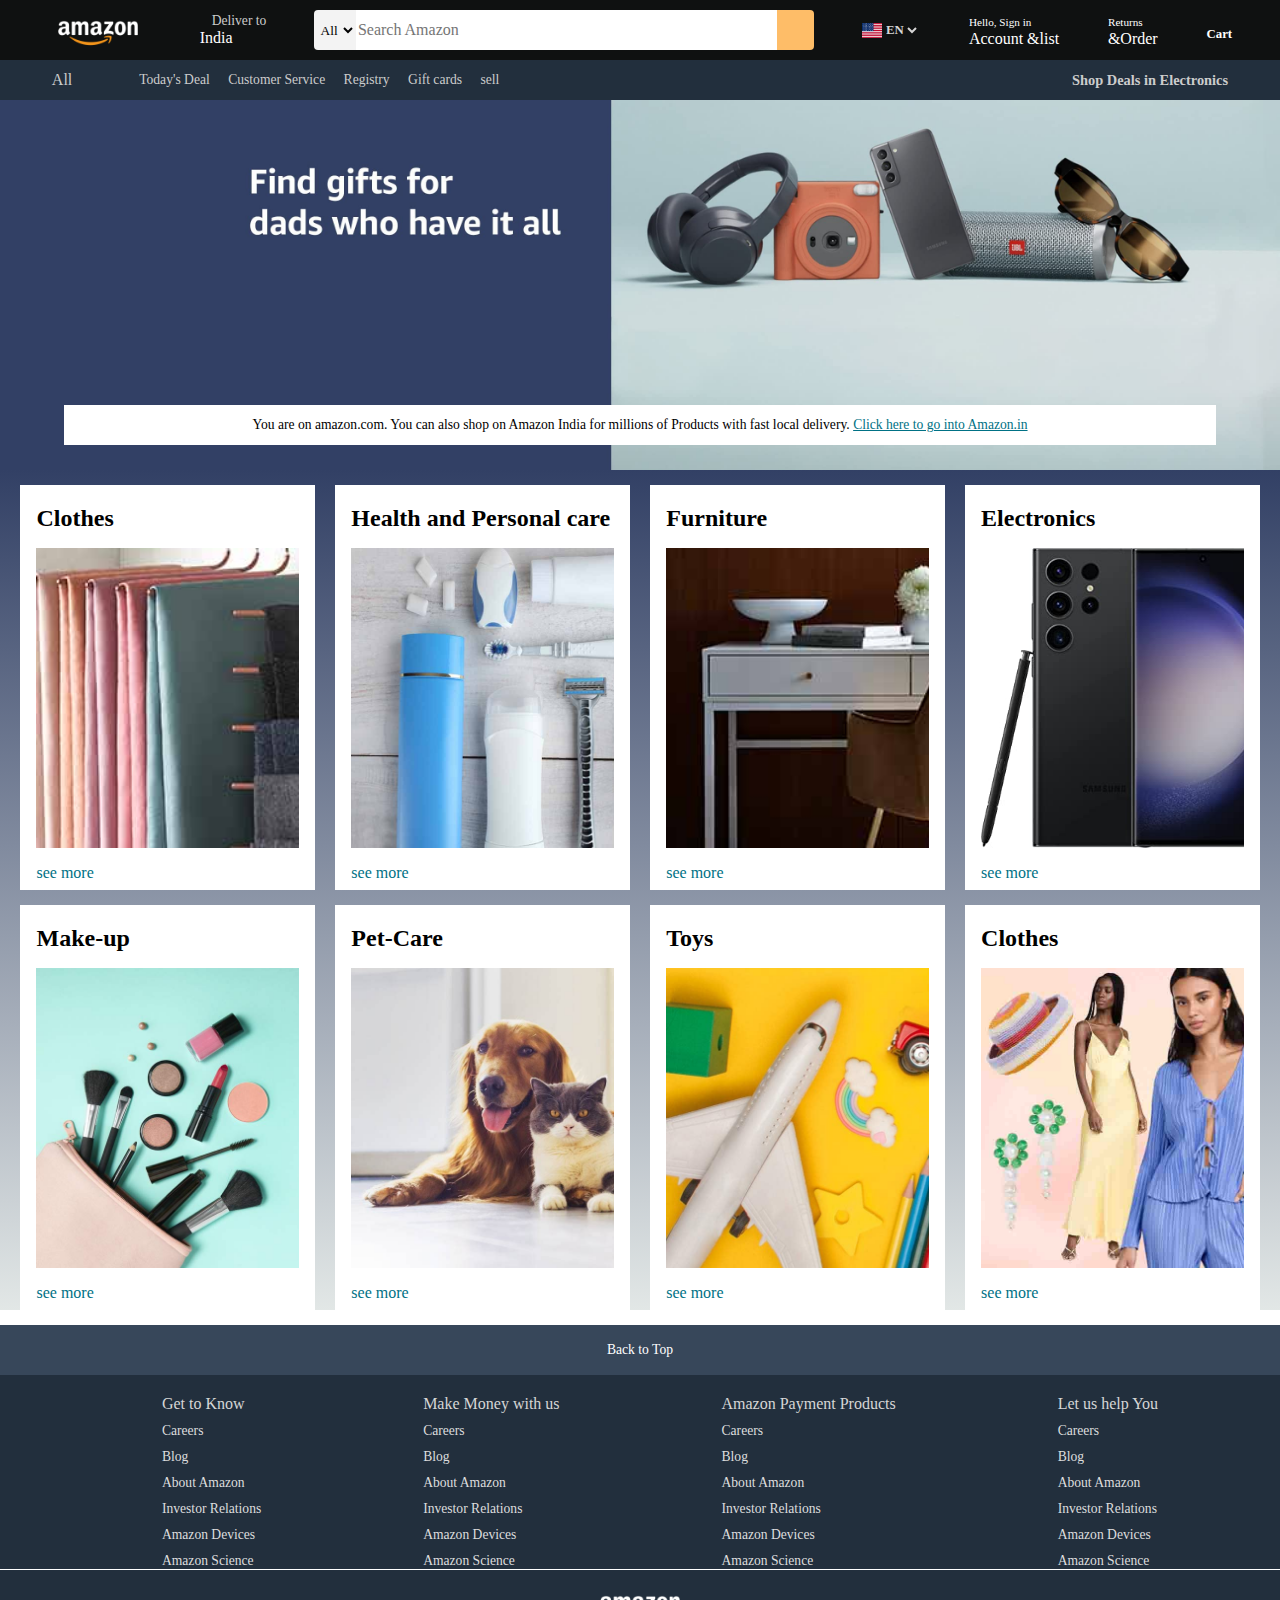
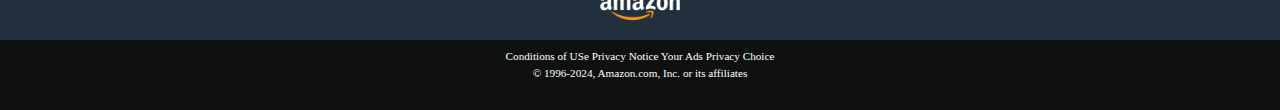
<file: Profile/projects/Amazone clone/clone of Amazon Homepage/Amazon.html>
<!DOCTYPE html>
<html lang="en">
<head>
    <meta charset="UTF-8">
    <meta name="viewport" content="width=device-width, initial-scale=1.0">
    <title>Amazon-clone</title>
    <link rel="stylesheet" href="https://cdnjs.cloudflare.com/ajax/libs/font-awesome/6.6.0/css/all.min.css" integrity="sha512-Kc323vGBEqzTmouAECnVceyQqyqdsSiqLQISBL29aUW4U/M7pSPA/gEUZQqv1cwx4OnYxTxve5UMg5GT6L4JJg==" crossorigin="anonymous" referrerpolicy="no-referrer" />
    <link rel="stylesheet" href="./style.css" >

</head>
<body>
    <header>
       <div class="navbar">
            <div class="nav-logo border">
                <div class="logo">
                </div>    
            </div>

            <div class="nav-address border">
                <p class="add-first">Deliver to</p>
                <div class="add-icon" > 
                    <i class="fa-solid fa-location-dot"></i>
                    <p class="add-sec">India</p>
                </div>
            </div>

            <div class="nav-search">
                <select class="search-select">
                    <option>All</option>
                </select>
                <input placeholder="Search Amazon" class="search-input">
                <div class="search-icon">
                    <i class="fa-solid fa-magnifying-glass"></i>
                </div>    
            </div>

            <div class="nav-Country border">
                <div class="nav-flag">
                    <div class="flag">                        
                    </div>
                </div>
                <select class="lang">
                    <option>EN</option>
                </select>
            </div>

            <div class="nav-sign border">
                <p><span>Hello, Sign in</span></p>
                <p class="nav-sec">Account &list</p>
            </div>

            <div class="return border" >
                <p><span>Returns</span></p>
                <p class="nav-sec">&Order</p>
            </div>

            <div class="nav-cart border" >
                <i class="fa-solid fa-cart-shopping"></i>
                Cart
            </div>           
       </div>   

       <div class="panel">
        <div class="panel-all">
            <i class="fa-solid fa-list"></i>
            All
        </div>

        <div class="panel-ops">
            <p>Today's Deal</p>
            <p>Customer Service</p>
            <p>Registry</p>
            <p>Gift cards</p>
            <p>sell</p>
        </div>

        <div class="panel-deals">
            Shop Deals in Electronics   
        </div>
    </header>

    <div class="hero-section">
        <div class="hero-msg">
            <p>You are on amazon.com. You can also shop on Amazon India for millions of Products with fast local delivery. <a href="#">Click here to go into Amazon.in</a></p>
        </div>
    </div>

    <div class="shop-section">
        <div class="box1 box">
            <div class="box-content">
                <h2>Clothes</h2>
                <div class="box-img" style="background-image: url('./photos/box1_image.jpg');"></div>
                <p>see more</p>
            </div>    
       </div>
        <div class="box2 box">
            <div class="box-content">
                <h2>Health and Personal care</h2>
                <div class="box-img" style="background-image: url('./photos/box2_image.jpg');"></div>
                <p>see more</p>
            </div>    
        </div>
        <div class="box3 box">
            <div class="box-content">
                <h2>Furniture</h2>
                <div class="box-img" style="background-image: url('./photos/box3_image.jpg');"></div>
                <p>see more</p>
            </div>    
        </div>
        <div class="box4 box">
            <div class="box-content">
                <h2>Electronics</h2>
                <div class="box-img" style="background-image: url('./photos/box4_image.jpg');"></div>
                <p>see more</p>
            </div>    
        </div>
        <div class="box5 box">
            <div class="box-content">
                <h2>Make-up</h2>
                <div class="box-img" style="background-image: url('./photos/box5_image.jpg');"></div>
                <p>see more</p>
            </div>    
        </div>
        <div class="box6 box">
            <div class="box-content">
                <h2>Pet-Care</h2>
                <div class="box-img" style="background-image: url('./photos/box6_image.jpg');"></div>
                <p>see more</p>
            </div>    
        </div>
        <div class="box7 box">
            <div class="box-content">
                <h2>Toys</h2>
                <div class="box-img" style="background-image: url('./photos/box7_image.jpg');"></div>
                <p>see more</p>
            </div>    
        </div>
        <div class="box8 box">
            <div class="box-content">
                <h2>Clothes</h2>
                <div class="box-img" style="background-image: url('./photos/box8_image.jpg');"></div>
                <p>see more</p>
            </div>    
        </div>
    </div>

    <footer>
        <div class="foot-panel1">
            Back to Top
        </div>
        <div class="foot-panel2">
            <ul>
                <p>Get to Know</p>
                <a>Careers</a>
                <a>Blog</a>
                <a>About Amazon</a>
                <a>Investor Relations</a>
                <a>Amazon Devices</a>
                <a>Amazon Science</a>
            </ul>

            <ul>
                <p>Make Money with us</p>
                <a>Careers</a>
                <a>Blog</a>
                <a>About Amazon</a>
                <a>Investor Relations</a>
                <a>Amazon Devices</a>
                <a>Amazon Science</a>
            </ul>

            <ul>
                <p>Amazon Payment Products</p>
                <a>Careers</a>
                <a>Blog</a>
                <a>About Amazon</a>
                <a>Investor Relations</a>
                <a>Amazon Devices</a>
                <a>Amazon Science</a>
            </ul>

            <ul>
                <p>Let us help You</p>
                <a>Careers</a>
                <a>Blog</a>
                <a>About Amazon</a>
                <a>Investor Relations</a>
                <a>Amazon Devices</a>
                <a>Amazon Science</a>
            </ul>
        </div>

        <div class="foot-panel3">
            <div class="logo"></div>
        </div>

        <div class="foot-panel4">
            <div class="pages">
                <a>Conditions of USe</a>
                <a>Privacy Notice</a>
                <a>Your Ads Privacy Choice</a>                    
            </div>
            <div class="copyright">
                © 1996-2024, Amazon.com, Inc. or its affiliates
            </div>
        </div>
    </footer>
</body>
</html>
</file>
<file: style.css>
* {
    margin: 0;
    padding: 0;
    box-sizing: border-box;
}

body {
    
    background: radial-gradient(circle at right,  #7CF5FF, #6439FF); /* light beige background */
}

.container {
    display: flex;
    flex-direction: row-reverse;
    justify-content: space-between;
    align-items: center;
    padding: 50px;
    max-width: 1200px;
    margin: auto;
    height: 100vh;
}

.text-content {
    max-width: 50%;
}

h1 {
    font-size: 4rem;
    color: #000;
    margin-bottom: 20px;
    font-family: "Lora", serif;
    font-weight: 600;
    text-align: center;
}

h1 span {
    color: #000;
    font-family: "Lora", serif;
    font-weight: 600;

}

p {
    font-size: 1.2rem;
    color: #000;
    margin-bottom: 30px;
    font-family: "Lato", sans-serif;
    font-weight: 400;
}


.image-content {
    max-width: 40%;
}

.image-content #profile {
    width: 100%;
    border-radius: 50%;
    background:linear-gradient( to top, #00CCDD, white) ;
}

#profile:hover{
    transform: scale(1.1);
    border: 2px solid  #000;    

}

footer{
    color: white;
    height: 30px;
    background: transparent;
    margin-left: 20px;
}

.foot-items{
    display: flex;
    justify-content: space-between;
}

.foot-items ul a{
    list-style-type: none;
    border: none;
    
}

 ul a .img-icons{
    height: 1.5rem;
    margin-left: 0.5rem;
    margin-right: 1rem;
    border-bottom:  2px solid #000;
}

.img-icons:hover{
    transform: translate( 0px, -20px)  scale(1.9);
}

/* responsive */

/* Desktops: 1601px and more */
@media (min-width: 1601px) {
    .container {
        padding: 50px;
        max-width: 1600px;
        flex-direction: row-reverse;
    }

    h1 {
        font-size: 4.5rem;
    }

    p {
        font-size: 1.3rem;
    }
}

/* Laptops: 1201px — 1600px */
@media (min-width: 1201px) and (max-width: 1600px) {
    .container {
        padding: 40px;
        max-width: 1200px;
    }

    h1 {
        font-size: 4rem;
    }

    p {
        font-size: 1.2rem;
    }
}

/* iPads and Tablets: 481px — 1200px */
@media (min-width: 481px) and (max-width: 1200px) {
    .container {
        padding: 30px;
        flex-direction: column;
        text-align: center;
        max-width: 100%;
    }

    .text-content, .image-content {
        max-width: 100%;
    }

    h1 {
        font-size: 3rem;
    }

    p {
        font-size: 1.1rem;
    }

    .image-content #profile {
        width: 60%;
    }
}

/* Mobile Devices: 319px — 480px */
@media (max-width: 480px) {
    .container {
        padding: 20px;
        flex-direction: column;
        text-align: center;
        max-width: 100%;
    }

    .text-content, .image-content {
        max-width: 100%;
    }

    h1 {
        font-size: 2.5rem;
    }

    p {
        font-size: 1rem;
    }

    .image-content #profile {
        width: 80%;
    }

    footer {
        margin-left: 10px;
    }

    ul a .img-icons {
        height: 1.2rem;
        margin-left: 0.2rem;
        margin-right: 0.5rem;
    }
}
</file>
<file: Profile/main-style.css>
body{
    padding: 0;
    margin: 0;
    box-sizing: border-box;
    /* background: linear-gradient(0.3turn, #6439FF, #7CF5FF,  #00CCDD); */
    background: linear-gradient(0.8turn,#6439FF, #ebf8e1, #4F75FF);
}   

/* navigation bar */
.navbar{
    height: 3rem;
    background-color: #4F75FF;  
    display: flex;
    align-items: center;
    justify-content: center;
    
    /* border-bottom: 2px solid black; */
}


.nav-info{
    display: flex;
    justify-content: space-evenly;
    width: 200px;
}

.nav-info a , #id{
    color: rgba(243, 239, 239, 0.829);
    text-decoration: none;
    font-family: "Lora", serif;
    font-weight: 500;
    margin-left: 10px;
}

.nav-icon  img{
    height: 1.5rem;
    width: 1.5rem;
    box-shadow: -2px 2px 3px black;
}

 .nav-info a:hover{
    color:black;
}

/* Hero -section */

.hero{
    display: flex;
    flex-direction: column;
    align-items: center;
    font-family: "Lora", serif;
    font-weight: 600;
    /* background: radial-gradient( #7CF5FF , #00CCDD ,#6439FF 70% ) */
}

.hero-content{
    display: flex;
    flex-direction: column ;    
    align-items: center;    
}

.hero-content p{
    font-family: "Lato", sans-serif;
    font-weight: 400;
    text-align: center;
}

.hero-img img
{
    height: 300px;
    width: 300px;
    border-radius: 50%;
    box-shadow: 8px 6px 3px black;
    margin-top: 20px;
}

/* Skills */    
.skills{
    background: linear-gradient(0.8turn,#6439FF, #ebf8e1, #4F75FF);
     /* border-top: 3px solid black; */
    box-shadow: 9px 7px  9px black;
}

h2{
    font-family: "Lora", serif;
    font-weight: 600;
    /* border-bottom: 2px solid blue; */
    ;
}

.skill-lang ul{
    display: flex;
    justify-content: space-evenly;
    list-style: none;

}

.skill-lang li img{
    height: 9rem;
    width: 9rem;
    border: 2px solid #4F75FF;
    border-radius: 30px;    
    box-shadow: 5px 5px 7px blue ;

}

.skills p{
    text-align: end;
    font-family: "Lato", sans-serif;
    font-weight: 900;
    color: rgba(243, 239, 239, 0.829);
}

/* projects */

.project-section{
    display: flex;
    flex-wrap: wrap;
    justify-content: space-evenly;
    /* background:linear-gradient(to bottom , #324065 , #e2e7e6 100%); */
}


.box{
    height: 300px;
    width: 30%;
    border-top: 2px solid black ;
    padding: 20px 0px 15px;
    margin-top: 15px;
    background-color: rgba(255, 255, 255, 0);
}

.box-content{
    margin-left: 1rem;
    margin-right: 1rem;
}

.box-img{
    height: 180px;
    background-size:  cover;
    margin-top: 1rem;
    box-shadow: 4px 4px 1.9px black;
    border: 5px solid black;
}

.box-img:hover{
    transform: scale(1.1);
}

.box-content p{
    color: black;
    font-family: "Lato", sans-serif;
    font-weight: 500;
}

/* footer */


footer{
    color: rgba(243, 239, 239, 0.829);;
    margin-top: 15px;
    background-color: #4F75FF; 
    border-top: 2px solid black;

}

.foot-items{
    display: flex;
    justify-content: space-between;
    align-items: center;
    margin: 0px;
}

.foot-items ul a{
    list-style-type: none;
    border: none;
}

.foot-items .email a{
    text-decoration: none;
    color: rgba(243, 239, 239, 0.829);;
    font-family: "Lato", sans-serif;
    font-weight: 500;
}

 ul a .img-icons{
    height: 1.5rem;
    margin-left: 0.5rem;
    margin-right: 1rem;
    border-bottom:  2px solid #000;
}

.img-icons:hover{
    transform: translate( 0px, -20px)  scale(1.9);
}

.email a:hover{
    color: black;
    
} 
/* Resposnive */

/* Desktops: 1601px and more */
@media (min-width: 1601px) {
    .navbar {
        height: 4rem;
    }

    .nav-info a {
        font-size: 1.2rem;
    }

    .nav-icon img {
        height: 2rem;
        width: 2rem;
    }

    .hero {
        padding: 80px 0;
    }

    .hero-content p {
        font-size: 1.6rem;
    }

    .hero-img img {
        height: 400px;
        width: 400px;
        border-width: 7px;
    }

    .skills {
        padding: 80px 0;
    }

    .skill-lang li img {
        height: 10rem;
        width: 10rem;
    }

    h2 {
        font-size: 2rem;
    }

    .box {
        height: 400px;
        width: 28%;
    }

    .box-img {
        height: 220px;
    }

    .box-content p {
        font-size: 1.2rem;
    }

    footer {
        height: 80px;
        padding: 10px 40px;
    }

    .foot-items .email a {
        font-size: 1.2rem;
    }

    ul a .img-icons {
        height: 2rem;
    }
    

}



/* Laptops: 1201px — 1600px */
@media (max-width: 1600px) {
    .navbar {
        height: 3.5rem;
    }

    .nav-info a {
        font-size: 1.1rem;
    }

    .nav-icon img {
        height: 1.7rem;
        width: 1.7rem;
    }

    .hero {
        padding: 70px 0;
    }

    .hero-content p {
        font-size: 1.4rem;
    }

    .hero-img img {
        height: 350px;
        width: 350px;
        border-width: 6px;
    }

    .skills {
        padding: 60px 0;
    }

    .skill-lang li img {
        height: 9rem;
        width: 9rem;
    }

    h2 {
        font-size: 1.8rem;
    }

    .box {
        height: 350px;
        width: 32%;
    }

    .box-img {
        height: 200px;
    }

    .box-content p {
        font-size: 1.1rem;
    }

    footer {
        height: 70px;
        padding: 10px 30px;
    }

    .foot-items .email a {
        font-size: 1.1rem;
    }

    ul a .img-icons {
        height: 1.8rem;
    }

}

/* iPads and Tablets: 481px — 1200px */
@media (max-width: 1200px) 
{
    .navbar {
        height: 3rem;
    }

    .nav-info {
        width: 150px;
    }

    .nav-info a {
        font-size: 1rem;
    }

    .nav-icon img {
        height: 1.5rem;
        width: 1.5rem;
    }

    .hero {
        padding: 60px 0;
    }

    .hero-content p {
        font-size: 1.2rem;
    }

    .hero-img img {
        height: 300px;
        width: 300px;
        border-width: 5px;
    }

    .skills {
        padding: 40px 0;
    }

    .skill-lang ul {
        flex-direction: column;
        align-items: center;
    }

    .skill-lang li img {
        height: 8rem;
        width: 8rem;
        margin-bottom: 20px;
    }

    .project-section {
        flex-direction: column;
        align-items: center;
    }

    .box {
        width: 80%;
        height: auto;
        margin-bottom: 20px;
    }

    .box-img {
        height: 180px;
        width: 100%;
    }

    .box-content p {
        font-size: 1rem;
    }

    footer {
        height: auto;
        padding: 15px 20px;
    }

    .foot-items {
        flex-direction: column;
        align-items: flex-start;
    }

    .foot-items ul {
        padding: 0;
        display: flex;
        justify-content: space-around;
        width: 100%;
    }

    .foot-items .email {
        margin-top: 10px;
    }

    .foot-items .email a {
        font-size: 1rem;
    }

    ul a .img-icons {
        height: 1.5rem;
    }
}

/* Mobile Devices: 319px — 480px */
@media (max-width: 480px) {
    .navbar {
        height: 2.5rem;
        justify-content: space-between;
        padding: 0 10px;
    }

    .nav-info {
        display: none;
    }

    .nav-icon img {
        height: 1.2rem;
        width: 1.2rem;
    }

    .hero {
        padding: 40px 0;
    }

    .hero-content p {
        font-size: 1rem;
        padding: 0 10px; /* Adjust for smaller screen width */
    }

    .hero-img img {
        height: 200px;
        width: 200px;
        border-width: 4px;
    }

    .skills {
        padding: 30px 0;
    }

    .skill-lang ul {
        flex-direction: column;
        align-items: center;
    }

    .skill-lang li img {
        height: 6rem;
        width: 6rem;
        margin-bottom: 15px;
    }

    h2 {
        font-size: 1.4rem;
        text-align: center;
    }

    .skills p {
        font-size: 0.9rem;
        text-align: center;
        padding: 0 10px;
    }

    .project-section {
        flex-direction: column;
        align-items: center;
    }

    .box {
        width: 90%;
        height: auto;
        margin-bottom: 15px;
    }

    .box-img {
        height: 150px;
        width: 100%;
    }

    .box-content p {
        font-size: 0.9rem;
        text-align: center;
    }

    footer {
        height: auto;
        padding: 15px 10px;
    }

    .foot-items {
        flex-direction: column;
        align-items: flex-start;
    }

    .foot-items ul {
        padding: 0;
        display: flex;
        flex-direction: column;
        width: 100%;
    }

    .foot-items .email {
        margin-top: 15px;
    }

    .foot-items .email a {
        font-size: 0.9rem;
    }

    ul a .img-icons {
        height: 1.3rem;
        margin-right: 0.5rem;
    }
}
</file>
<file: Profile/projects/11.3 TinDog Project/style.css>
.gradient-background {
  background: linear-gradient(300deg, #00bfff, #ff4c68, #ef8172);
  background-size: 180% 180%;
  animation: gradient-animation 18s ease infinite;
}

@keyframes gradient-animation {
  0% {
    background-position: 0% 50%;
  }
  50% {
    background-position: 100% 50%;
  }
  100% {
    background-position: 0% 50%;
  }
}

.icon-square {
  width: 3rem;
  height: 3rem;
  border-radius: 0.75rem;
}

.profile-img {
  height: 100px;
  border-radius: 50%;
}
</file>
<file: Profile/projects/Amazone clone/clone of Amazon Homepage/style.css>
/* Boiler plate */
*{
    margin: 0;
    font-family: 'Times New Roman', Times, serif;
    border: border-box;  
}

.navbar{
    display:flex;
    justify-content: space-evenly; 
    align-items:center;
    height: 60px;
    background-color: #0f1111;
    color: white;

}
.nav-logo{
    height: 50px;
    width: 100px;
}


.logo{
    background-image: url("./photos/amazon_logo.png");
    background-size: cover;
    height: 50px;
    width: 100%;

}

.border{
    border: 1.3px solid transparent;
}

.border:hover{
    border: 0.9px solid white;
}

/* box2 */
.add-first{
    color:#cccccc;
    font-size: 0.85rem;
    margin-left: 15px;;
}

.add-sec{
    font-size: 1rem;
    margin-left: 3px;

}

.add-icon{
    display: flex;
    align-items: center;
}

/* box 3 */
.nav-search{
    display: flex;
    justify-content: space-evenly;
    width: 500px;
    height:40px;
    border-radius: 4px;
}

.search-select{
    background-color: #f3f3f3;
    width: 50px;
    text-align: center;
    border: none;
    border-top-left-radius: 4px;
    border-bottom-left-radius: 4px;
}

.search-input{
        width: 100%;
        font-size: 1rem;
        border: none;
}

.search-icon{
    width: 45px;
    display: flex;
    justify-content: center;
    align-items: center;
    font-size: 1.2rem;
    background-color: #febd68;
    border-top-right-radius: 4px;
    border-bottom-right-radius: 4px;
    color:#0f1111;
}

.nav-search:hover{
    border: 2px solid orange ;   
    border-radius: 4px; 
}

/* box4 */
.nav-Country{ 
     display: flex; 
    align-items: center;
} 
.nav-flag{
    display: flex;
    align-items: center;
    height: 15px;
    width: 20px;
}

.flag{
    background-image: url("./photos/USA\ FLAG.jpeg");
    background-size: cover;
    height: 15px;
    width: 100%;
}

.lang{
    color: #d6d6d6;
    background: #0f1111;
    border: none;
    font-size: 0.8rem;
    font-weight: 600;
}  

/* box5 */

span{
    font-size: 0.7rem;    
}

.nav-sex{
    font-size: 0.85rem;
    font-weight: 700;
}

/* box6 */

.nav-cart i{
    font-size: 25px;
}

.nav-cart{
    font-size: 0.8rem;
    font-weight: 700;
}

/* panel */

.panel{
    height: 40px;
    background-color: #222f3d;
    display: flex;
    justify-content: space-evenly;
    align-items: center;
    color:#cccccc;
}

.panel-ops p{
    display: inline;
    margin-left: 15px;
}

.panel-ops{
    width: 70%;
    font-size: 0.85rem;
}

.panel-deals{
    font-size: 0.9rem;
    font-weight: 700;
}

/* hero Section */

.hero-section{
    background-image: url(./photos/hero_image.jpg);
    background-size: cover;
    height: 370px;
    display:flex;
    justify-content: center;
    align-items: flex-end;
}

.hero-msg{
    display: flex;
    align-items: center ;
    justify-content: center;
    background-color: white;
    color: black;
    font-size: 0.85rem;
    height: 40px;
    width: 90%;
    margin-bottom: 25px;
    
}

.hero-msg a{
    color: #007185;
}

/* shop-section */
.shop-section{
    display: flex;
    justify-content: space-evenly;
    flex-wrap: wrap;
    background:linear-gradient(to bottom , #324065 , #e2e7e6 100%);
}
.box{
    height: 370px;
    width: 23%;
    background-color: white;
    padding: 20px 0px 15px;
    margin-top: 15px;
}

.box-content{
    margin-left: 1rem;
    margin-right: 1rem;
}

.box-img{
    height: 300px;
    background-size:  cover;

    margin-top: 1rem;
    margin-bottom: 1rem;
}

.box-content p{
    color:#007185;
}

/* footer */
footer{
    margin-top: 15px;
}
.foot-panel1{
    background-color: #37475a;
    color:white;
    height: 50px;
    display: flex;
    justify-content: center;
    align-items: center;
    font-size: 0.85rem;
}

.foot-panel2{
    background-color: #222f3d;
    color:#d6d6d6;
    display: flex;
    justify-content: space-evenly;
}

ul{
    margin-top: 20px;
}
 
ul a{
    display: block;
    font-size: 0.85rem;
    margin-top: 10px;
    color: #dddddd;
}

.foot-panel3{
    background-color: #222f3d;
    color: white;
    border-top: 0.5px solid white;
    height: 70px;
    display: flex;
    justify-content: center;
    align-items: center;
}

.logo{
    background-color: url(./photos/amazon_logo.png);
    background-size: cover;
    height: 50px;
    width: 100px;
}

.foot-panel4{
    background-color: #0f1111;
    color: white;
    height: 70px    ;
}

.pages{
    font-size:  0.7rem;
    text-align: center;
    padding-top: 10px;
}

.copyright{
    font-size: 0.7rem;
    text-align: center;
    padding-top: 5px;
}
</file>
